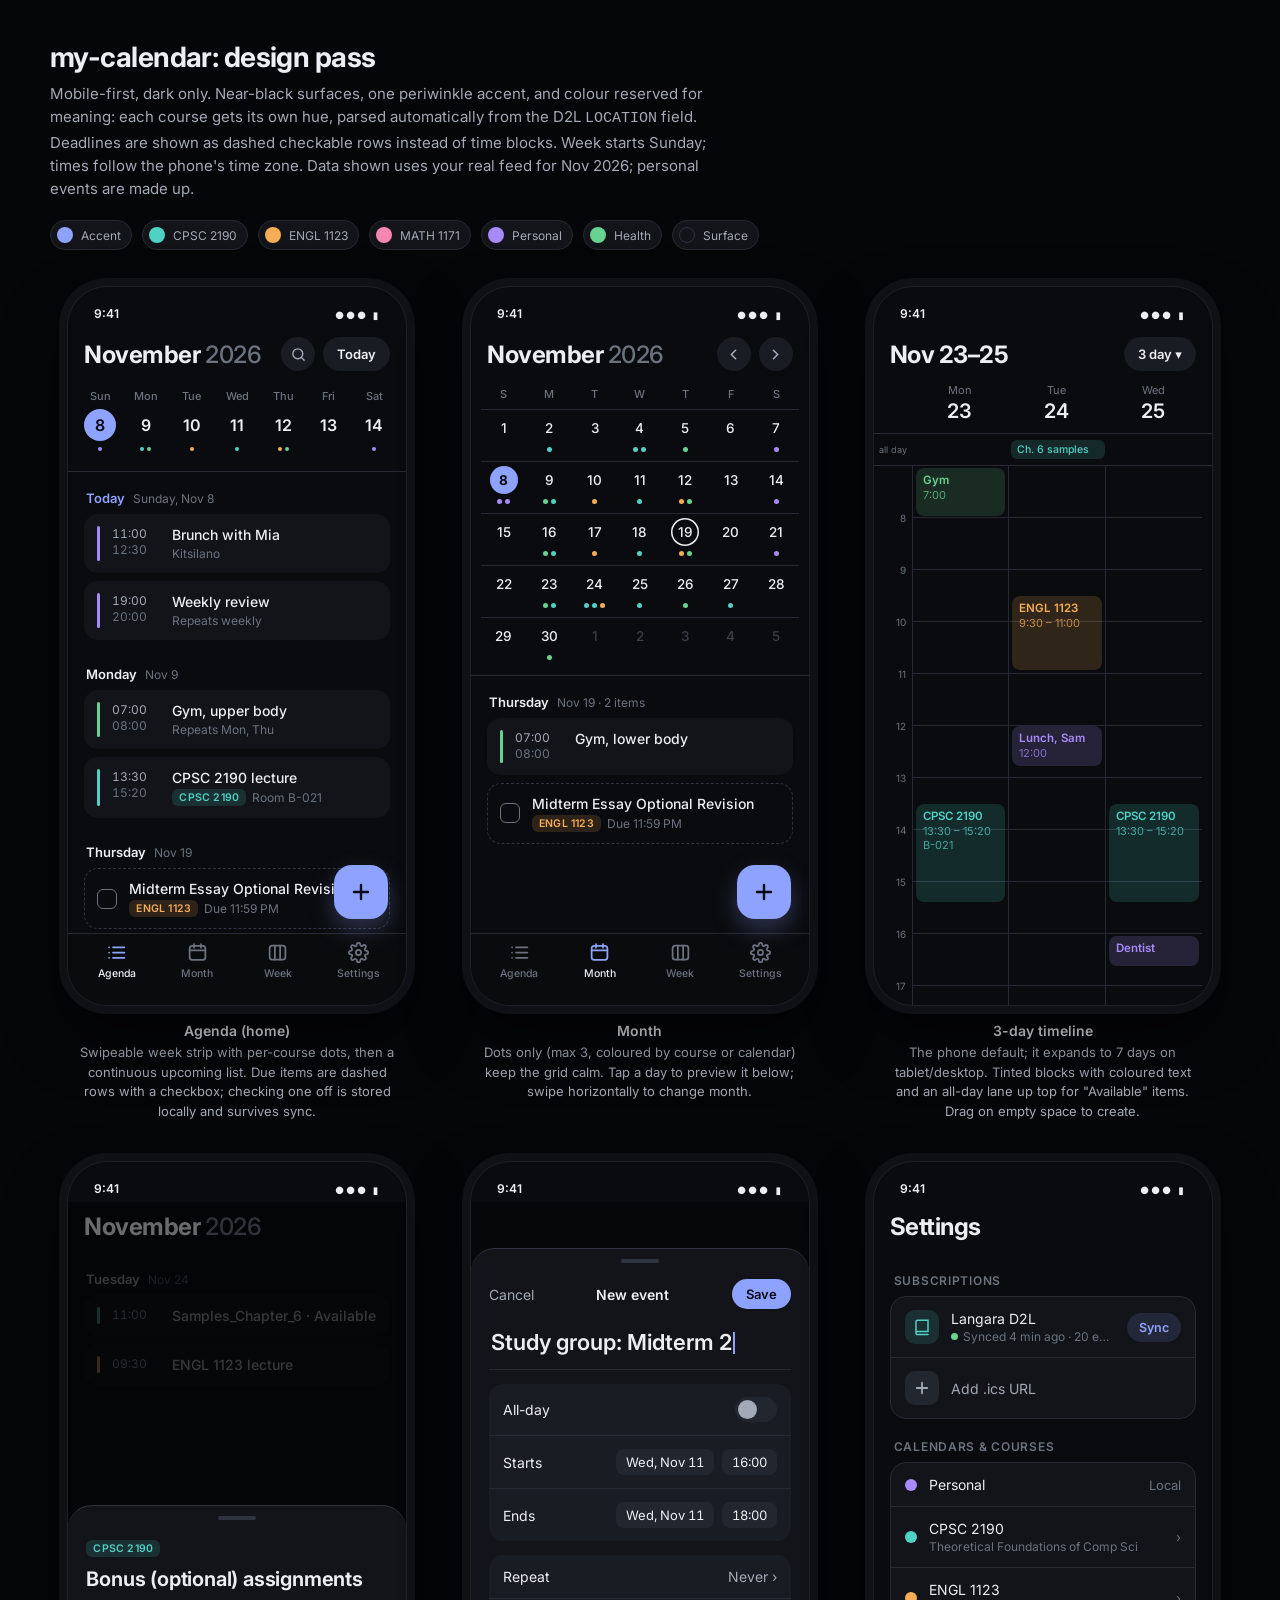
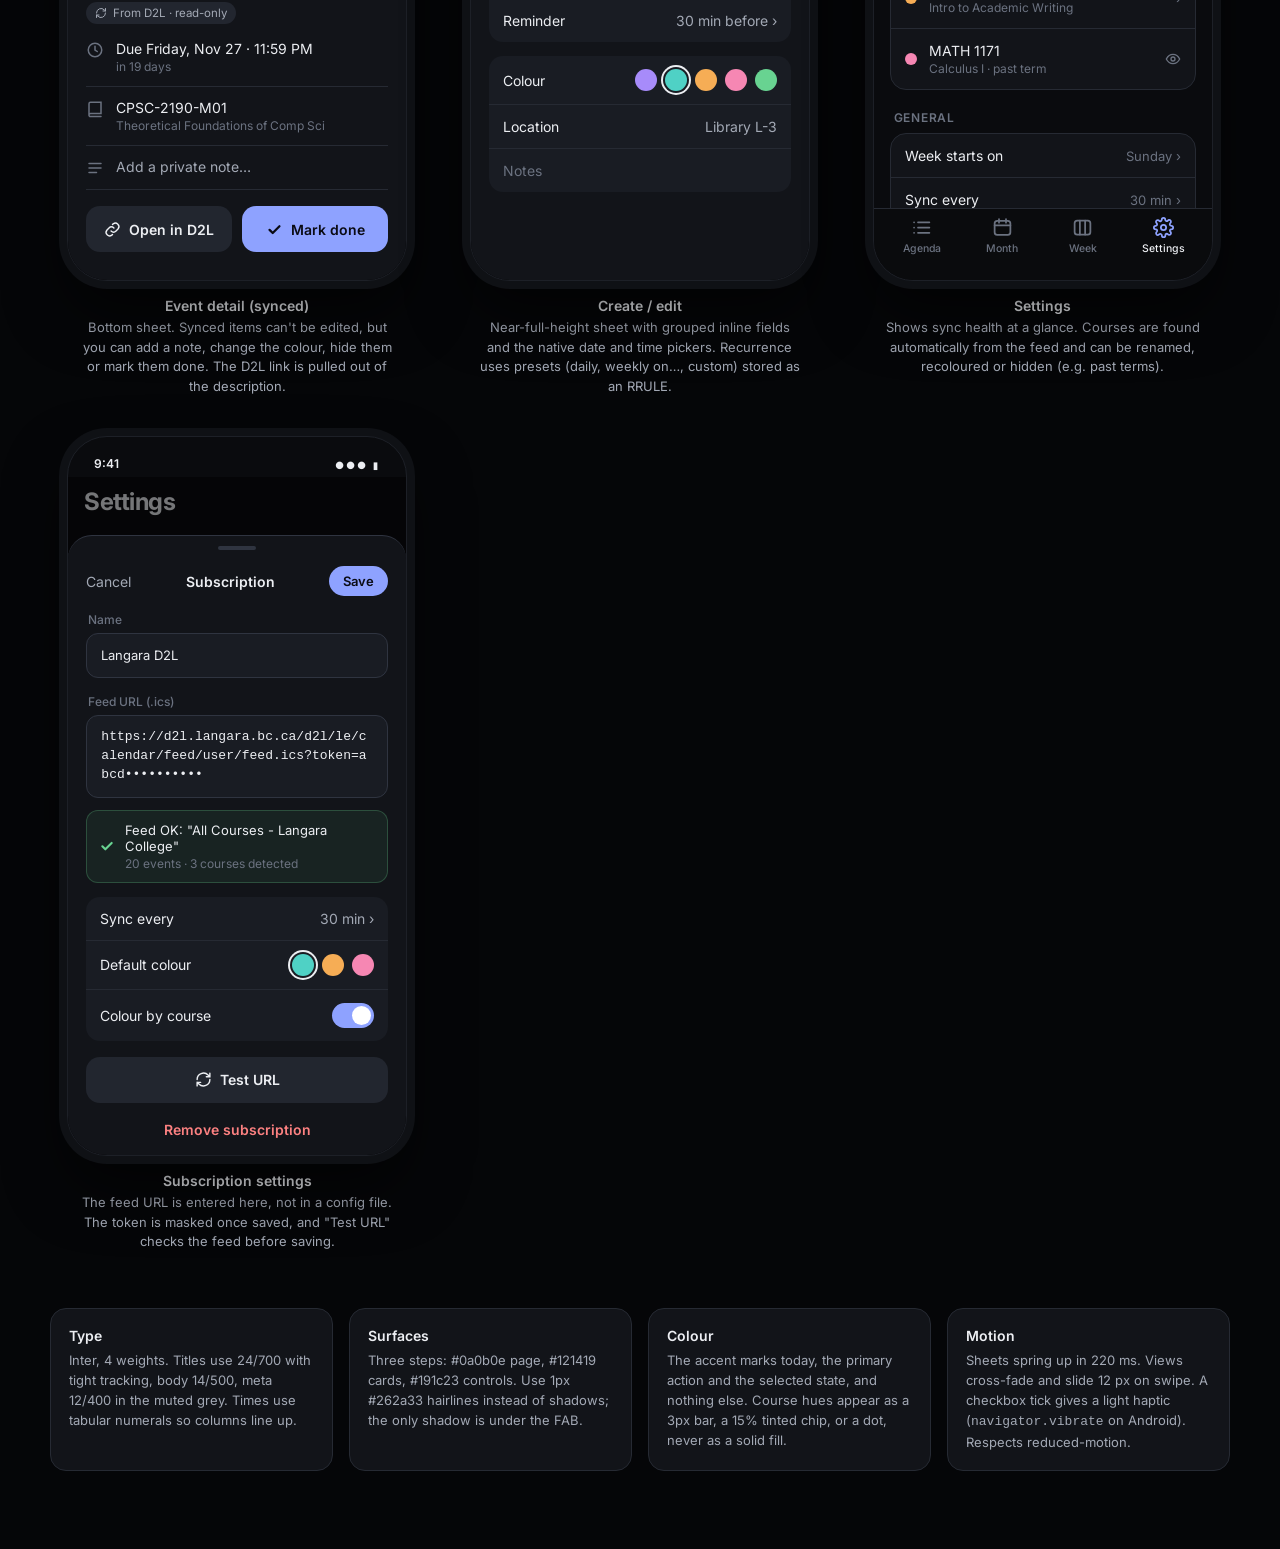
<file: docs/designs/index.html>
<!doctype html>
<html lang="en">
<head>
<meta charset="utf-8">
<meta name="viewport" content="width=device-width, initial-scale=1">
<title>Calendar Designs</title>
<link rel="preconnect" href="https://fonts.googleapis.com">
<link href="https://fonts.googleapis.com/css2?family=Inter:wght@400;500;600;700&display=swap" rel="stylesheet">
<style>
:root{
  --bg:#0a0b0e; --canvas:#050608;
  --s1:#121419; --s2:#191c23; --s3:#22262f;
  --line:#262a33; --line2:#2f3440;
  --tx:#eceef2; --tx2:#a3a9b5; --tx3:#6b7280;
  --accent:#8ea2ff; --accent-bg:rgba(142,162,255,.14);
  --cpsc:#4fd1c5; --engl:#f6ad55; --math:#f687b3; --me:#a78bfa; --gym:#68d391;
  --danger:#fc8181;
  --r:14px;
}
*{box-sizing:border-box;margin:0;padding:0}
html,body{background:var(--canvas);color:var(--tx);font-family:Inter,system-ui,sans-serif;-webkit-font-smoothing:antialiased}
body{padding:40px 16px 80px}
.intro{max-width:1180px;margin:0 auto 36px}
.intro h1{font-size:28px;font-weight:700;letter-spacing:-.02em}
.intro p{color:var(--tx2);margin-top:8px;max-width:680px;line-height:1.55;font-size:15px}
.tokens{display:flex;flex-wrap:wrap;gap:10px;margin-top:20px}
.tok{display:flex;align-items:center;gap:8px;font-size:12px;color:var(--tx2);background:var(--s1);border:1px solid var(--line);padding:6px 10px 6px 6px;border-radius:999px}
.tok i{width:16px;height:16px;border-radius:50%;display:block}
.grid{max-width:1180px;margin:0 auto;display:grid;grid-template-columns:repeat(auto-fill,minmax(340px,1fr));gap:40px 28px;justify-items:center}
figure{display:flex;flex-direction:column;align-items:center;gap:14px}
figcaption{font-size:13px;color:var(--tx2);text-align:center;max-width:320px;line-height:1.5}
figcaption b{color:var(--tx);display:block;font-weight:600;font-size:14px;margin-bottom:2px}

/* phone */
.phone{width:340px;max-width:100%;height:720px;background:var(--bg);border-radius:40px;border:1px solid #1d2027;box-shadow:0 0 0 8px #0f1115,0 30px 60px rgba(0,0,0,.6);position:relative;overflow:hidden;display:flex;flex-direction:column}
.status{height:40px;flex:none;display:flex;justify-content:space-between;align-items:flex-end;padding:0 26px 6px;font-size:12px;font-weight:600}
.status span:last-child{letter-spacing:2px;font-size:10px}
.screen{flex:1;overflow:hidden;display:flex;flex-direction:column;position:relative}
.scroll{flex:1;overflow:hidden;padding:0 16px}

/* header */
.hdr{padding:10px 16px 12px;display:flex;align-items:center;justify-content:space-between}
.hdr h2{font-size:24px;font-weight:700;letter-spacing:-.02em}
.hdr h2 small{color:var(--tx3);font-weight:500;font-size:24px}
.hbtns{display:flex;gap:8px}
.ib{width:34px;height:34px;border-radius:50%;background:var(--s2);display:grid;place-items:center;color:var(--tx2)}
.ib svg{width:17px;height:17px}
.pill{height:34px;padding:0 14px;border-radius:999px;background:var(--s2);display:flex;align-items:center;font-size:13px;font-weight:600;color:var(--tx)}

/* week strip */
.strip{display:grid;grid-template-columns:repeat(7,1fr);padding:0 10px 12px;gap:2px;border-bottom:1px solid var(--line)}
.d{display:flex;flex-direction:column;align-items:center;gap:6px;padding:6px 0 8px;border-radius:12px}
.d .w{font-size:11px;color:var(--tx3);font-weight:500}
.d .n{font-size:16px;font-weight:600;width:32px;height:32px;display:grid;place-items:center;border-radius:50%}
.d.today .n{background:var(--accent);color:#0a0b14}
.d .dots{display:flex;gap:3px;height:4px}
.d .dots i{width:4px;height:4px;border-radius:50%}

/* agenda */
.dayh{display:flex;align-items:baseline;gap:8px;padding:18px 2px 8px}
.dayh b{font-size:13px;font-weight:600}
.dayh span{font-size:12px;color:var(--tx3)}
.dayh.t b{color:var(--accent)}
.ev{display:flex;gap:12px;align-items:stretch;padding:11px 12px;background:var(--s1);border-radius:var(--r);margin-bottom:8px;border:1px solid transparent}
.ev .bar{width:3px;border-radius:3px;flex:none}
.ev .tm{width:48px;flex:none;font-size:12px;color:var(--tx2);line-height:1.35;font-variant-numeric:tabular-nums}
.ev .tm em{display:block;color:var(--tx3);font-style:normal}
.ev .bd{flex:1;min-width:0}
.ev .tt{font-size:14px;font-weight:500;white-space:nowrap;overflow:hidden;text-overflow:ellipsis}
.ev .sb{font-size:12px;color:var(--tx3);margin-top:3px;display:flex;gap:6px;align-items:center;white-space:nowrap;overflow:hidden}
.chip{font-size:10.5px;font-weight:600;padding:2px 7px;border-radius:6px;letter-spacing:.02em}
.ev.due{background:transparent;border:1px dashed var(--line2)}
.cb{width:20px;height:20px;border-radius:6px;border:1.5px solid var(--tx3);flex:none;align-self:center;display:grid;place-items:center}
.cb.on{background:var(--cpsc);border-color:var(--cpsc)}
.cb.on svg{width:13px;height:13px;color:#06201e}
.ev.done .tt{color:var(--tx3);text-decoration:line-through}
.empty{font-size:12px;color:var(--tx3);padding:4px 2px 4px}

/* fab + nav */
.fab{position:absolute;right:18px;bottom:86px;width:54px;height:54px;border-radius:18px;background:var(--accent);color:#0a0b14;display:grid;place-items:center;box-shadow:0 10px 24px rgba(142,162,255,.28)}
.fab svg{width:24px;height:24px}
.nav{height:72px;flex:none;border-top:1px solid var(--line);background:rgba(10,11,14,.92);display:grid;grid-template-columns:repeat(4,1fr);padding:8px 8px 18px}
.nav a{display:flex;flex-direction:column;align-items:center;gap:4px;font-size:10.5px;color:var(--tx3);font-weight:500}
.nav a svg{width:21px;height:21px}
.nav a.on{color:var(--tx)}
.nav a.on svg{color:var(--accent)}

/* month */
.mgrid{display:grid;grid-template-columns:repeat(7,1fr);padding:0 10px}
.mgrid .wd{font-size:11px;color:var(--tx3);text-align:center;padding:4px 0 8px;font-weight:500}
.mc{height:52px;display:flex;flex-direction:column;align-items:center;gap:5px;padding-top:4px;border-top:1px solid var(--line)}
.mc .n{font-size:13.5px;width:28px;height:28px;display:grid;place-items:center;border-radius:50%;font-weight:500}
.mc.o .n{color:var(--tx3);opacity:.5}
.mc.today .n{background:var(--accent);color:#0a0b14;font-weight:700}
.mc.sel .n{box-shadow:inset 0 0 0 1.5px var(--tx)}
.mc .dots{display:flex;gap:3px}
.mc .dots i{width:5px;height:5px;border-radius:50%}
.selday{flex:1;overflow:hidden;margin-top:6px;border-top:1px solid var(--line);padding:0 16px}

/* week timeline */
.tl{display:grid;grid-template-columns:38px repeat(3,1fr);flex:1;position:relative;padding-right:10px}
.tlh{display:grid;grid-template-columns:38px repeat(3,1fr);padding:0 10px 10px 0;border-bottom:1px solid var(--line)}
.tlh div{text-align:center}
.tlh .w{font-size:11px;color:var(--tx3)}
.tlh .n{font-size:20px;font-weight:600;margin-top:2px}
.tlh .today .n{color:var(--accent)}
.hrs{font-size:10px;color:var(--tx3);text-align:right;padding-right:6px}
.hrs div{height:52px;transform:translateY(-6px)}
.col{position:relative;border-left:1px solid var(--line);background:repeating-linear-gradient(to bottom,transparent 0,transparent 51px,var(--line) 51px,var(--line) 52px)}
.blk{position:absolute;left:3px;right:3px;border-radius:8px;padding:5px 7px;font-size:11px;line-height:1.3;overflow:hidden}
.blk b{font-weight:600;display:block;font-size:11.5px}
.blk span{opacity:.75}
.now{position:absolute;left:38px;right:10px;height:2px;background:var(--danger);z-index:2}
.now::before{content:"";position:absolute;left:-4px;top:-3px;width:8px;height:8px;border-radius:50%;background:var(--danger)}
.allday{display:grid;grid-template-columns:38px repeat(3,1fr);padding:6px 10px 6px 0;border-bottom:1px solid var(--line);font-size:10px;color:var(--tx3);gap:3px;align-items:center}
.allday .a{font-size:10.5px;padding:3px 6px;border-radius:6px;font-weight:500;white-space:nowrap;overflow:hidden;text-overflow:ellipsis}

/* sheet */
.dim{position:absolute;inset:0;background:rgba(0,0,0,.55)}
.sheet{position:absolute;left:0;right:0;bottom:0;background:var(--s1);border-radius:24px 24px 0 0;border-top:1px solid var(--line2);padding:10px 18px 28px}
.grab{width:38px;height:4px;border-radius:4px;background:var(--line2);margin:0 auto 16px}
.sheet h3{font-size:20px;font-weight:650;letter-spacing:-.01em;line-height:1.3}
.row{display:flex;gap:12px;align-items:flex-start;padding:12px 0;border-bottom:1px solid var(--line);font-size:14px}
.row:last-of-type{border-bottom:0}
.row svg{width:18px;height:18px;color:var(--tx3);flex:none;margin-top:1px}
.row small{display:block;color:var(--tx3);font-size:12px;margin-top:2px}
.src{display:inline-flex;align-items:center;gap:6px;font-size:11.5px;color:var(--tx2);background:var(--s3);padding:4px 9px;border-radius:999px;margin:10px 0 4px}
.src svg{width:12px;height:12px}
.btns{display:flex;gap:10px;margin-top:16px}
.btn{flex:1;height:46px;border-radius:14px;display:flex;align-items:center;justify-content:center;gap:8px;font-size:14px;font-weight:600;background:var(--s3);color:var(--tx)}
.btn.pri{background:var(--accent);color:#0a0b14}
.btn svg{width:17px;height:17px}

/* form */
.ftop{display:flex;justify-content:space-between;align-items:center;margin-bottom:14px;font-size:14px}
.ftop a{color:var(--tx2)}
.ftop b{font-weight:600}
.ftop .save{color:#0a0b14;background:var(--accent);padding:7px 14px;border-radius:999px;font-weight:600;font-size:13px}
.title-in{font-size:22px;font-weight:600;padding:6px 2px 14px;border-bottom:1px solid var(--line);color:var(--tx)}
.title-in .caret{display:inline-block;width:2px;height:22px;background:var(--accent);vertical-align:-4px;margin-left:1px}
.grp{background:var(--s2);border-radius:14px;margin-top:14px;overflow:hidden}
.fr{display:flex;align-items:center;justify-content:space-between;padding:13px 14px;font-size:14px;border-bottom:1px solid var(--line)}
.fr:last-child{border-bottom:0}
.fr .v{color:var(--tx2);display:flex;align-items:center;gap:8px}
.fr .v .box{background:var(--s3);padding:5px 10px;border-radius:8px;color:var(--tx);font-size:13px;font-variant-numeric:tabular-nums}
.tog{width:42px;height:25px;border-radius:999px;background:var(--s3);position:relative}
.tog::after{content:"";position:absolute;top:3px;left:3px;width:19px;height:19px;border-radius:50%;background:var(--tx2)}
.tog.on{background:var(--accent)}.tog.on::after{left:20px;background:#fff}
.sw{display:flex;gap:8px}
.sw i{width:22px;height:22px;border-radius:50%;display:block}
.sw i.on{box-shadow:0 0 0 2px var(--s2),0 0 0 4px var(--tx)}

/* settings */
.sec{font-size:12px;color:var(--tx3);font-weight:600;letter-spacing:.06em;text-transform:uppercase;margin:20px 4px 8px}
.card{background:var(--s1);border-radius:16px;border:1px solid var(--line);overflow:hidden}
.sr{display:flex;align-items:center;gap:12px;padding:13px 14px;border-bottom:1px solid var(--line);font-size:14px}
.sr:last-child{border-bottom:0}
.sr .ic{width:34px;height:34px;border-radius:10px;display:grid;place-items:center;flex:none}
.sr .ic svg{width:18px;height:18px}
.sr .m{flex:1;min-width:0}
.sr .m small{display:block;font-size:12px;color:var(--tx3);margin-top:2px;white-space:nowrap;overflow:hidden;text-overflow:ellipsis}
.ok{display:inline-block;width:7px;height:7px;border-radius:50%;background:var(--gym);margin-right:5px;vertical-align:1px}
.sr .r{color:var(--tx3);font-size:13px}
.syncbtn{font-size:12.5px;font-weight:600;color:var(--accent);background:var(--accent-bg);padding:7px 12px;border-radius:999px}
.dot{width:12px;height:12px;border-radius:50%;flex:none}
.notes{max-width:1180px;margin:56px auto 0;display:grid;grid-template-columns:repeat(auto-fit,minmax(260px,1fr));gap:16px}
.note{background:var(--s1);border:1px solid var(--line);border-radius:16px;padding:18px}
.note h4{font-size:14px;font-weight:600;margin-bottom:6px}
.note p{font-size:13px;color:var(--tx2);line-height:1.55}
.inp{background:var(--s2);border:1px solid var(--line2);border-radius:12px;padding:12px 14px;font-size:13px;color:var(--tx);font-family:ui-monospace,Menlo,monospace;word-break:break-all;line-height:1.45}
.lbl{font-size:12px;color:var(--tx3);margin:16px 2px 6px;font-weight:500}
.okbox{display:flex;gap:10px;align-items:center;margin-top:12px;padding:11px 12px;border-radius:12px;background:rgba(104,211,145,.08);border:1px solid rgba(104,211,145,.25);font-size:13px}
.okbox svg{width:16px;height:16px;color:var(--gym);flex:none}
.okbox small{display:block;color:var(--tx3);font-size:12px;margin-top:2px}
.danger{color:var(--danger);font-size:14px;font-weight:600;text-align:center;margin-top:18px}
</style>
</head>
<body>

<svg width="0" height="0" style="position:absolute">
  <symbol id="i-list" viewBox="0 0 24 24" fill="none" stroke="currentColor" stroke-width="2" stroke-linecap="round"><path d="M8 6h13M8 12h13M8 18h13M3.5 6h.01M3.5 12h.01M3.5 18h.01"/></symbol>
  <symbol id="i-cal" viewBox="0 0 24 24" fill="none" stroke="currentColor" stroke-width="2" stroke-linecap="round"><rect x="3" y="4.5" width="18" height="16" rx="3"/><path d="M3 9.5h18M8 2.5v4M16 2.5v4"/></symbol>
  <symbol id="i-week" viewBox="0 0 24 24" fill="none" stroke="currentColor" stroke-width="2" stroke-linecap="round"><rect x="3" y="4" width="18" height="16" rx="3"/><path d="M9 4v16M15 4v16"/></symbol>
  <symbol id="i-gear" viewBox="0 0 24 24" fill="none" stroke="currentColor" stroke-width="2" stroke-linecap="round"><circle cx="12" cy="12" r="3"/><path d="M19.4 15a1.7 1.7 0 0 0 .3 1.8l.1.1a2 2 0 1 1-2.8 2.8l-.1-.1a1.7 1.7 0 0 0-1.8-.3 1.7 1.7 0 0 0-1 1.5V21a2 2 0 1 1-4 0v-.1a1.7 1.7 0 0 0-1.1-1.5 1.7 1.7 0 0 0-1.8.3l-.1.1a2 2 0 1 1-2.8-2.8l.1-.1a1.7 1.7 0 0 0 .3-1.8 1.7 1.7 0 0 0-1.5-1H3a2 2 0 1 1 0-4h.1a1.7 1.7 0 0 0 1.5-1.1 1.7 1.7 0 0 0-.3-1.8l-.1-.1a2 2 0 1 1 2.8-2.8l.1.1a1.7 1.7 0 0 0 1.8.3H9a1.7 1.7 0 0 0 1-1.5V3a2 2 0 1 1 4 0v.1a1.7 1.7 0 0 0 1 1.5 1.7 1.7 0 0 0 1.8-.3l.1-.1a2 2 0 1 1 2.8 2.8l-.1.1a1.7 1.7 0 0 0-.3 1.8V9a1.7 1.7 0 0 0 1.5 1H21a2 2 0 1 1 0 4h-.1a1.7 1.7 0 0 0-1.5 1z"/></symbol>
  <symbol id="i-plus" viewBox="0 0 24 24" fill="none" stroke="currentColor" stroke-width="2.4" stroke-linecap="round"><path d="M12 5v14M5 12h14"/></symbol>
  <symbol id="i-search" viewBox="0 0 24 24" fill="none" stroke="currentColor" stroke-width="2" stroke-linecap="round"><circle cx="11" cy="11" r="7"/><path d="m20 20-3.5-3.5"/></symbol>
  <symbol id="i-check" viewBox="0 0 24 24" fill="none" stroke="currentColor" stroke-width="3.2" stroke-linecap="round" stroke-linejoin="round"><path d="m5 12.5 4.5 4.5L19 7.5"/></symbol>
  <symbol id="i-clock" viewBox="0 0 24 24" fill="none" stroke="currentColor" stroke-width="2" stroke-linecap="round"><circle cx="12" cy="12" r="9"/><path d="M12 7v5l3 2"/></symbol>
  <symbol id="i-book" viewBox="0 0 24 24" fill="none" stroke="currentColor" stroke-width="2" stroke-linecap="round"><path d="M4 19.5V5a2 2 0 0 1 2-2h14v15H6a2 2 0 0 0-2 2zm0 0A2 2 0 0 0 6 22h14"/></symbol>
  <symbol id="i-text" viewBox="0 0 24 24" fill="none" stroke="currentColor" stroke-width="2" stroke-linecap="round"><path d="M4 6h16M4 12h16M4 18h10"/></symbol>
  <symbol id="i-link" viewBox="0 0 24 24" fill="none" stroke="currentColor" stroke-width="2" stroke-linecap="round"><path d="M10 14a5 5 0 0 0 7 0l3-3a5 5 0 0 0-7-7l-1 1M14 10a5 5 0 0 0-7 0l-3 3a5 5 0 0 0 7 7l1-1"/></symbol>
  <symbol id="i-sync" viewBox="0 0 24 24" fill="none" stroke="currentColor" stroke-width="2" stroke-linecap="round"><path d="M21 12a9 9 0 0 1-15.5 6.2L3 16M3 12a9 9 0 0 1 15.5-6.2L21 8M21 3v5h-5M3 21v-5h5"/></symbol>
  <symbol id="i-left" viewBox="0 0 24 24" fill="none" stroke="currentColor" stroke-width="2.2" stroke-linecap="round"><path d="m15 18-6-6 6-6"/></symbol>
  <symbol id="i-right" viewBox="0 0 24 24" fill="none" stroke="currentColor" stroke-width="2.2" stroke-linecap="round"><path d="m9 18 6-6-6-6"/></symbol>
  <symbol id="i-user" viewBox="0 0 24 24" fill="none" stroke="currentColor" stroke-width="2" stroke-linecap="round"><circle cx="12" cy="8" r="4"/><path d="M4 21a8 8 0 0 1 16 0"/></symbol>
  <symbol id="i-down" viewBox="0 0 24 24" fill="none" stroke="currentColor" stroke-width="2" stroke-linecap="round"><path d="M12 3v12m-5-5 5 5 5-5M4 21h16"/></symbol>
  <symbol id="i-eye" viewBox="0 0 24 24" fill="none" stroke="currentColor" stroke-width="2" stroke-linecap="round"><path d="M2 12s3.5-7 10-7 10 7 10 7-3.5 7-10 7S2 12 2 12z"/><circle cx="12" cy="12" r="3"/></symbol>
</svg>

<header class="intro">
  <h1>my-calendar: design pass</h1>
  <p>Mobile-first, dark only. Near-black surfaces, one periwinkle accent, and colour reserved for meaning: each course gets its own hue, parsed automatically from the D2L <code>LOCATION</code> field. Deadlines are shown as dashed checkable rows instead of time blocks. Week starts Sunday; times follow the phone's time zone. Data shown uses your real feed for Nov 2026; personal events are made up.</p>
  <div class="tokens">
    <span class="tok"><i style="background:var(--accent)"></i>Accent</span>
    <span class="tok"><i style="background:var(--cpsc)"></i>CPSC 2190</span>
    <span class="tok"><i style="background:var(--engl)"></i>ENGL 1123</span>
    <span class="tok"><i style="background:var(--math)"></i>MATH 1171</span>
    <span class="tok"><i style="background:var(--me)"></i>Personal</span>
    <span class="tok"><i style="background:var(--gym)"></i>Health</span>
    <span class="tok"><i style="background:var(--s1);border:1px solid var(--line2)"></i>Surface</span>
  </div>
</header>

<main class="grid">

<!-- 1. AGENDA -->
<figure>
<div class="phone"><div class="status"><span>9:41</span><span>●●● ▮</span></div>
<div class="screen">
  <div class="hdr"><h2>November <small>2026</small></h2><div class="hbtns"><span class="ib"><svg><use href="#i-search"/></svg></span><span class="pill">Today</span></div></div>
  <div class="strip">
    <div class="d today"><span class="w">Sun</span><span class="n">8</span><span class="dots"><i style="background:var(--me)"></i></span></div>
    <div class="d"><span class="w">Mon</span><span class="n">9</span><span class="dots"><i style="background:var(--cpsc)"></i><i style="background:var(--gym)"></i></span></div>
    <div class="d"><span class="w">Tue</span><span class="n">10</span><span class="dots"><i style="background:var(--engl)"></i></span></div>
    <div class="d"><span class="w">Wed</span><span class="n">11</span><span class="dots"><i style="background:var(--cpsc)"></i></span></div>
    <div class="d"><span class="w">Thu</span><span class="n">12</span><span class="dots"><i style="background:var(--engl)"></i><i style="background:var(--gym)"></i></span></div>
    <div class="d"><span class="w">Fri</span><span class="n">13</span><span class="dots"></span></div>
    <div class="d"><span class="w">Sat</span><span class="n">14</span><span class="dots"><i style="background:var(--me)"></i></span></div>
  </div>
  <div class="scroll">
    <div class="dayh t"><b>Today</b><span>Sunday, Nov 8</span></div>
    <div class="ev"><span class="bar" style="background:var(--me)"></span><div class="tm">11:00<em>12:30</em></div><div class="bd"><div class="tt">Brunch with Mia</div><div class="sb">Kitsilano</div></div></div>
    <div class="ev"><span class="bar" style="background:var(--me)"></span><div class="tm">19:00<em>20:00</em></div><div class="bd"><div class="tt">Weekly review</div><div class="sb">Repeats weekly</div></div></div>

    <div class="dayh"><b>Monday</b><span>Nov 9</span></div>
    <div class="ev"><span class="bar" style="background:var(--gym)"></span><div class="tm">07:00<em>08:00</em></div><div class="bd"><div class="tt">Gym, upper body</div><div class="sb">Repeats Mon, Thu</div></div></div>
    <div class="ev"><span class="bar" style="background:var(--cpsc)"></span><div class="tm">13:30<em>15:20</em></div><div class="bd"><div class="tt">CPSC 2190 lecture</div><div class="sb"><span class="chip" style="background:rgba(79,209,197,.15);color:var(--cpsc)">CPSC 2190</span>Room B-021</div></div></div>

    <div class="dayh"><b>Thursday</b><span>Nov 19</span></div>
    <div class="ev due"><span class="cb"></span><div class="bd"><div class="tt">Midterm Essay Optional Revision</div><div class="sb"><span class="chip" style="background:rgba(246,173,85,.15);color:var(--engl)">ENGL 1123</span>Due 11:59 PM</div></div></div>
  </div>
  <span class="fab"><svg><use href="#i-plus"/></svg></span>
  <nav class="nav"><a class="on"><svg><use href="#i-list"/></svg>Agenda</a><a><svg><use href="#i-cal"/></svg>Month</a><a><svg><use href="#i-week"/></svg>Week</a><a><svg><use href="#i-gear"/></svg>Settings</a></nav>
</div></div>
<figcaption><b>Agenda (home)</b>Swipeable week strip with per-course dots, then a continuous upcoming list. Due items are dashed rows with a checkbox; checking one off is stored locally and survives sync.</figcaption>
</figure>

<!-- 2. MONTH -->
<figure>
<div class="phone"><div class="status"><span>9:41</span><span>●●● ▮</span></div>
<div class="screen">
  <div class="hdr"><h2>November <small>2026</small></h2><div class="hbtns"><span class="ib"><svg><use href="#i-left"/></svg></span><span class="ib"><svg><use href="#i-right"/></svg></span></div></div>
  <div class="mgrid">
    <div class="wd">S</div><div class="wd">M</div><div class="wd">T</div><div class="wd">W</div><div class="wd">T</div><div class="wd">F</div><div class="wd">S</div>
    <div class="mc"><span class="n">1</span><span class="dots"></span></div>
    <div class="mc"><span class="n">2</span><span class="dots"><i style="background:var(--cpsc)"></i></span></div>
    <div class="mc"><span class="n">3</span><span class="dots"></span></div>
    <div class="mc"><span class="n">4</span><span class="dots"><i style="background:var(--cpsc)"></i><i style="background:var(--cpsc)"></i></span></div>
    <div class="mc"><span class="n">5</span><span class="dots"><i style="background:var(--gym)"></i></span></div>
    <div class="mc"><span class="n">6</span><span class="dots"></span></div>
    <div class="mc"><span class="n">7</span><span class="dots"><i style="background:var(--me)"></i></span></div>

    <div class="mc today"><span class="n">8</span><span class="dots"><i style="background:var(--me)"></i><i style="background:var(--me)"></i></span></div>
    <div class="mc"><span class="n">9</span><span class="dots"><i style="background:var(--gym)"></i><i style="background:var(--cpsc)"></i></span></div>
    <div class="mc"><span class="n">10</span><span class="dots"><i style="background:var(--engl)"></i></span></div>
    <div class="mc"><span class="n">11</span><span class="dots"><i style="background:var(--cpsc)"></i></span></div>
    <div class="mc"><span class="n">12</span><span class="dots"><i style="background:var(--engl)"></i><i style="background:var(--gym)"></i></span></div>
    <div class="mc"><span class="n">13</span><span class="dots"></span></div>
    <div class="mc"><span class="n">14</span><span class="dots"><i style="background:var(--me)"></i></span></div>

    <div class="mc"><span class="n">15</span><span class="dots"></span></div>
    <div class="mc"><span class="n">16</span><span class="dots"><i style="background:var(--gym)"></i><i style="background:var(--cpsc)"></i></span></div>
    <div class="mc"><span class="n">17</span><span class="dots"><i style="background:var(--engl)"></i></span></div>
    <div class="mc"><span class="n">18</span><span class="dots"><i style="background:var(--cpsc)"></i></span></div>
    <div class="mc sel"><span class="n">19</span><span class="dots"><i style="background:var(--engl)"></i><i style="background:var(--gym)"></i></span></div>
    <div class="mc"><span class="n">20</span><span class="dots"></span></div>
    <div class="mc"><span class="n">21</span><span class="dots"><i style="background:var(--me)"></i></span></div>

    <div class="mc"><span class="n">22</span><span class="dots"></span></div>
    <div class="mc"><span class="n">23</span><span class="dots"><i style="background:var(--gym)"></i><i style="background:var(--cpsc)"></i></span></div>
    <div class="mc"><span class="n">24</span><span class="dots"><i style="background:var(--cpsc)"></i><i style="background:var(--cpsc)"></i><i style="background:var(--engl)"></i></span></div>
    <div class="mc"><span class="n">25</span><span class="dots"><i style="background:var(--cpsc)"></i></span></div>
    <div class="mc"><span class="n">26</span><span class="dots"><i style="background:var(--gym)"></i></span></div>
    <div class="mc"><span class="n">27</span><span class="dots"><i style="background:var(--cpsc)"></i></span></div>
    <div class="mc"><span class="n">28</span><span class="dots"></span></div>

    <div class="mc"><span class="n">29</span><span class="dots"></span></div>
    <div class="mc"><span class="n">30</span><span class="dots"><i style="background:var(--gym)"></i></span></div>
    <div class="mc o"><span class="n">1</span><span class="dots"></span></div>
    <div class="mc o"><span class="n">2</span><span class="dots"></span></div>
    <div class="mc o"><span class="n">3</span><span class="dots"></span></div>
    <div class="mc o"><span class="n">4</span><span class="dots"></span></div>
    <div class="mc o"><span class="n">5</span><span class="dots"></span></div>
  </div>
  <div class="selday">
    <div class="dayh"><b>Thursday</b><span>Nov 19 · 2 items</span></div>
    <div class="ev"><span class="bar" style="background:var(--gym)"></span><div class="tm">07:00<em>08:00</em></div><div class="bd"><div class="tt">Gym, lower body</div></div></div>
    <div class="ev due"><span class="cb"></span><div class="bd"><div class="tt">Midterm Essay Optional Revision</div><div class="sb"><span class="chip" style="background:rgba(246,173,85,.15);color:var(--engl)">ENGL 1123</span>Due 11:59 PM</div></div></div>
  </div>
  <span class="fab"><svg><use href="#i-plus"/></svg></span>
  <nav class="nav"><a><svg><use href="#i-list"/></svg>Agenda</a><a class="on"><svg><use href="#i-cal"/></svg>Month</a><a><svg><use href="#i-week"/></svg>Week</a><a><svg><use href="#i-gear"/></svg>Settings</a></nav>
</div></div>
<figcaption><b>Month</b>Dots only (max 3, coloured by course or calendar) keep the grid calm. Tap a day to preview it below; swipe horizontally to change month.</figcaption>
</figure>

<!-- 3. WEEK / 3-DAY -->
<figure>
<div class="phone"><div class="status"><span>9:41</span><span>●●● ▮</span></div>
<div class="screen">
  <div class="hdr"><h2>Nov 23–25</h2><div class="hbtns"><span class="pill">3 day ▾</span></div></div>
  <div class="tlh"><div></div>
    <div><div class="w">Mon</div><div class="n">23</div></div>
    <div><div class="w">Tue</div><div class="n">24</div></div>
    <div><div class="w">Wed</div><div class="n">25</div></div>
  </div>
  <div class="allday"><span style="text-align:right;padding-right:5px;font-size:9px">all day</span><span></span><span class="a" style="background:rgba(79,209,197,.15);color:var(--cpsc)">Ch. 6 samples</span><span></span></div>
  <div class="tl">
    <div class="hrs"><div></div><div>8</div><div>9</div><div>10</div><div>11</div><div>12</div><div>13</div><div>14</div><div>15</div><div>16</div><div>17</div></div>
    <div class="col">
      <div class="blk" style="top:2px;height:48px;background:rgba(104,211,145,.16);color:var(--gym)"><b>Gym</b><span>7:00</span></div>
      <div class="blk" style="top:338px;height:98px;background:rgba(79,209,197,.16);color:var(--cpsc)"><b>CPSC 2190</b><span>13:30 – 15:20<br>B-021</span></div>
    </div>
    <div class="col">
      <div class="blk" style="top:130px;height:74px;background:rgba(246,173,85,.16);color:var(--engl)"><b>ENGL 1123</b><span>9:30 – 11:00</span></div>
      <div class="blk" style="top:260px;height:40px;background:rgba(167,139,250,.18);color:var(--me)"><b>Lunch, Sam</b><span>12:00</span></div>
    </div>
    <div class="col">
      <div class="blk" style="top:338px;height:98px;background:rgba(79,209,197,.16);color:var(--cpsc)"><b>CPSC 2190</b><span>13:30 – 15:20</span></div>
      <div class="blk" style="top:470px;height:30px;background:rgba(167,139,250,.18);color:var(--me)"><b>Dentist</b></div>
    </div>
  </div>
  <nav class="nav"><a><svg><use href="#i-list"/></svg>Agenda</a><a><svg><use href="#i-cal"/></svg>Month</a><a class="on"><svg><use href="#i-week"/></svg>Week</a><a><svg><use href="#i-gear"/></svg>Settings</a></nav>
</div></div>
<figcaption><b>3-day timeline</b>The phone default; it expands to 7 days on tablet/desktop. Tinted blocks with coloured text and an all-day lane up top for "Available" items. Drag on empty space to create.</figcaption>
</figure>

<!-- 4. DETAIL SHEET -->
<figure>
<div class="phone"><div class="status"><span>9:41</span><span>●●● ▮</span></div>
<div class="screen">
  <div class="hdr"><h2>November <small>2026</small></h2></div>
  <div class="scroll" style="opacity:.5">
    <div class="dayh"><b>Tuesday</b><span>Nov 24</span></div>
    <div class="ev"><span class="bar" style="background:var(--cpsc)"></span><div class="tm">11:00</div><div class="bd"><div class="tt">Samples_Chapter_6 · Available</div></div></div>
    <div class="ev"><span class="bar" style="background:var(--engl)"></span><div class="tm">09:30</div><div class="bd"><div class="tt">ENGL 1123 lecture</div></div></div>
  </div>
  <div class="dim"></div>
  <div class="sheet">
    <div class="grab"></div>
    <span class="chip" style="background:rgba(79,209,197,.15);color:var(--cpsc)">CPSC 2190</span>
    <h3 style="margin-top:10px">Bonus (optional) assignments</h3>
    <span class="src"><svg><use href="#i-sync"/></svg>From D2L · read-only</span>
    <div class="row"><svg><use href="#i-clock"/></svg><div>Due Friday, Nov 27 · 11:59 PM<small>in 19 days</small></div></div>
    <div class="row"><svg><use href="#i-book"/></svg><div>CPSC-2190-M01<small>Theoretical Foundations of Comp Sci</small></div></div>
    <div class="row"><svg><use href="#i-text"/></svg><div style="color:var(--tx2)">Add a private note…</div></div>
    <div class="btns">
      <span class="btn"><svg><use href="#i-link"/></svg>Open in D2L</span>
      <span class="btn pri"><svg><use href="#i-check"/></svg>Mark done</span>
    </div>
  </div>
</div></div>
<figcaption><b>Event detail (synced)</b>Bottom sheet. Synced items can't be edited, but you can add a note, change the colour, hide them or mark them done. The D2L link is pulled out of the description.</figcaption>
</figure>

<!-- 5. NEW EVENT -->
<figure>
<div class="phone"><div class="status"><span>9:41</span><span>●●● ▮</span></div>
<div class="screen">
  <div class="dim" style="background:rgba(0,0,0,.4)"></div>
  <div class="sheet" style="top:46px;padding-top:10px">
    <div class="grab"></div>
    <div class="ftop"><a>Cancel</a><b>New event</b><span class="save">Save</span></div>
    <div class="title-in">Study group: Midterm 2<span class="caret"></span></div>
    <div class="grp">
      <div class="fr"><span>All-day</span><span class="tog"></span></div>
      <div class="fr"><span>Starts</span><span class="v"><span class="box">Wed, Nov 11</span><span class="box">16:00</span></span></div>
      <div class="fr"><span>Ends</span><span class="v"><span class="box">Wed, Nov 11</span><span class="box">18:00</span></span></div>
    </div>
    <div class="grp">
      <div class="fr"><span>Repeat</span><span class="v">Never ›</span></div>
      <div class="fr"><span>Reminder</span><span class="v">30 min before ›</span></div>
    </div>
    <div class="grp">
      <div class="fr"><span>Colour</span><span class="sw"><i style="background:var(--me)"></i><i class="on" style="background:var(--cpsc)"></i><i style="background:var(--engl)"></i><i style="background:var(--math)"></i><i style="background:var(--gym)"></i></span></div>
      <div class="fr"><span>Location</span><span class="v">Library L-3</span></div>
      <div class="fr"><span style="color:var(--tx3)">Notes</span><span></span></div>
    </div>
  </div>
</div></div>
<figcaption><b>Create / edit</b>Near-full-height sheet with grouped inline fields and the native date and time pickers. Recurrence uses presets (daily, weekly on…, custom) stored as an RRULE.</figcaption>
</figure>

<!-- 6. SETTINGS -->
<figure>
<div class="phone"><div class="status"><span>9:41</span><span>●●● ▮</span></div>
<div class="screen">
  <div class="hdr"><h2>Settings</h2></div>
  <div class="scroll">
    <div class="sec">Subscriptions</div>
    <div class="card">
      <div class="sr"><span class="ic" style="background:rgba(79,209,197,.14);color:var(--cpsc)"><svg><use href="#i-book"/></svg></span><div class="m">Langara D2L<small><span class="ok"></span>Synced 4 min ago · 20 events</small></div><span class="syncbtn">Sync</span></div>
      <div class="sr"><span class="ic" style="background:var(--s3);color:var(--tx2)"><svg><use href="#i-plus"/></svg></span><div class="m" style="color:var(--tx2)">Add .ics URL</div></div>
    </div>
    <div class="sec">Calendars &amp; courses</div>
    <div class="card">
      <div class="sr"><span class="dot" style="background:var(--me)"></span><div class="m">Personal</div><span class="r">Local</span></div>
      <div class="sr"><span class="dot" style="background:var(--cpsc)"></span><div class="m">CPSC 2190<small>Theoretical Foundations of Comp Sci</small></div><span class="r">›</span></div>
      <div class="sr"><span class="dot" style="background:var(--engl)"></span><div class="m">ENGL 1123<small>Intro to Academic Writing</small></div><span class="r">›</span></div>
      <div class="sr"><span class="dot" style="background:var(--math)"></span><div class="m">MATH 1171<small>Calculus I · past term</small></div><span class="r" style="display:flex;align-items:center"><svg style="width:16px;height:16px"><use href="#i-eye"/></svg></span></div>
    </div>
    <div class="sec">General</div>
    <div class="card">
      <div class="sr"><div class="m">Week starts on</div><span class="r">Sunday ›</span></div>
      <div class="sr"><div class="m">Sync every</div><span class="r">30 min ›</span></div>
      <div class="sr"><div class="m">Export .ics</div><span class="r"><svg style="width:16px;height:16px"><use href="#i-down"/></svg></span></div>
    </div>
  </div>
  <nav class="nav"><a><svg><use href="#i-list"/></svg>Agenda</a><a><svg><use href="#i-cal"/></svg>Month</a><a><svg><use href="#i-week"/></svg>Week</a><a class="on"><svg><use href="#i-gear"/></svg>Settings</a></nav>
</div></div>
<figcaption><b>Settings</b>Shows sync health at a glance. Courses are found automatically from the feed and can be renamed, recoloured or hidden (e.g. past terms).</figcaption>
</figure>

<!-- 7. SUBSCRIPTION -->
<figure>
<div class="phone"><div class="status"><span>9:41</span><span>●●● ▮</span></div>
<div class="screen">
  <div class="hdr"><h2>Settings</h2></div>
  <div class="dim" style="background:rgba(0,0,0,.5)"></div>
  <div class="sheet" style="top:58px">
    <div class="grab"></div>
    <div class="ftop"><a>Cancel</a><b>Subscription</b><span class="save">Save</span></div>
    <div class="lbl">Name</div>
    <div class="inp" style="font-family:Inter,sans-serif">Langara D2L</div>
    <div class="lbl">Feed URL (.ics)</div>
    <div class="inp">https://d2l.langara.bc.ca/d2l/le/calendar/feed/user/feed.ics?token=abcd••••••••••</div>
    <div class="okbox"><svg><use href="#i-check"/></svg><div>Feed OK: "All Courses - Langara College"<small>20 events · 3 courses detected</small></div></div>
    <div class="grp">
      <div class="fr"><span>Sync every</span><span class="v">30 min ›</span></div>
      <div class="fr"><span>Default colour</span><span class="sw"><i class="on" style="background:var(--cpsc)"></i><i style="background:var(--engl)"></i><i style="background:var(--math)"></i></span></div>
      <div class="fr"><span>Colour by course</span><span class="tog on"></span></div>
    </div>
    <div class="btns"><span class="btn"><svg><use href="#i-sync"/></svg>Test URL</span></div>
    <div class="danger">Remove subscription</div>
  </div>
</div></div>
<figcaption><b>Subscription settings</b>The feed URL is entered here, not in a config file. The token is masked once saved, and "Test URL" checks the feed before saving.</figcaption>
</figure>

</main>

<section class="notes">
  <div class="note"><h4>Type</h4><p>Inter, 4 weights. Titles use 24/700 with tight tracking, body 14/500, meta 12/400 in the muted grey. Times use tabular numerals so columns line up.</p></div>
  <div class="note"><h4>Surfaces</h4><p>Three steps: #0a0b0e page, #121419 cards, #191c23 controls. Use 1px #262a33 hairlines instead of shadows; the only shadow is under the FAB.</p></div>
  <div class="note"><h4>Colour</h4><p>The accent marks today, the primary action and the selected state, and nothing else. Course hues appear as a 3px bar, a 15% tinted chip, or a dot, never as a solid fill.</p></div>
  <div class="note"><h4>Motion</h4><p>Sheets spring up in 220 ms. Views cross-fade and slide 12 px on swipe. A checkbox tick gives a light haptic (<code>navigator.vibrate</code> on Android). Respects reduced-motion.</p></div>
</section>
</body>
</html>
</file>
